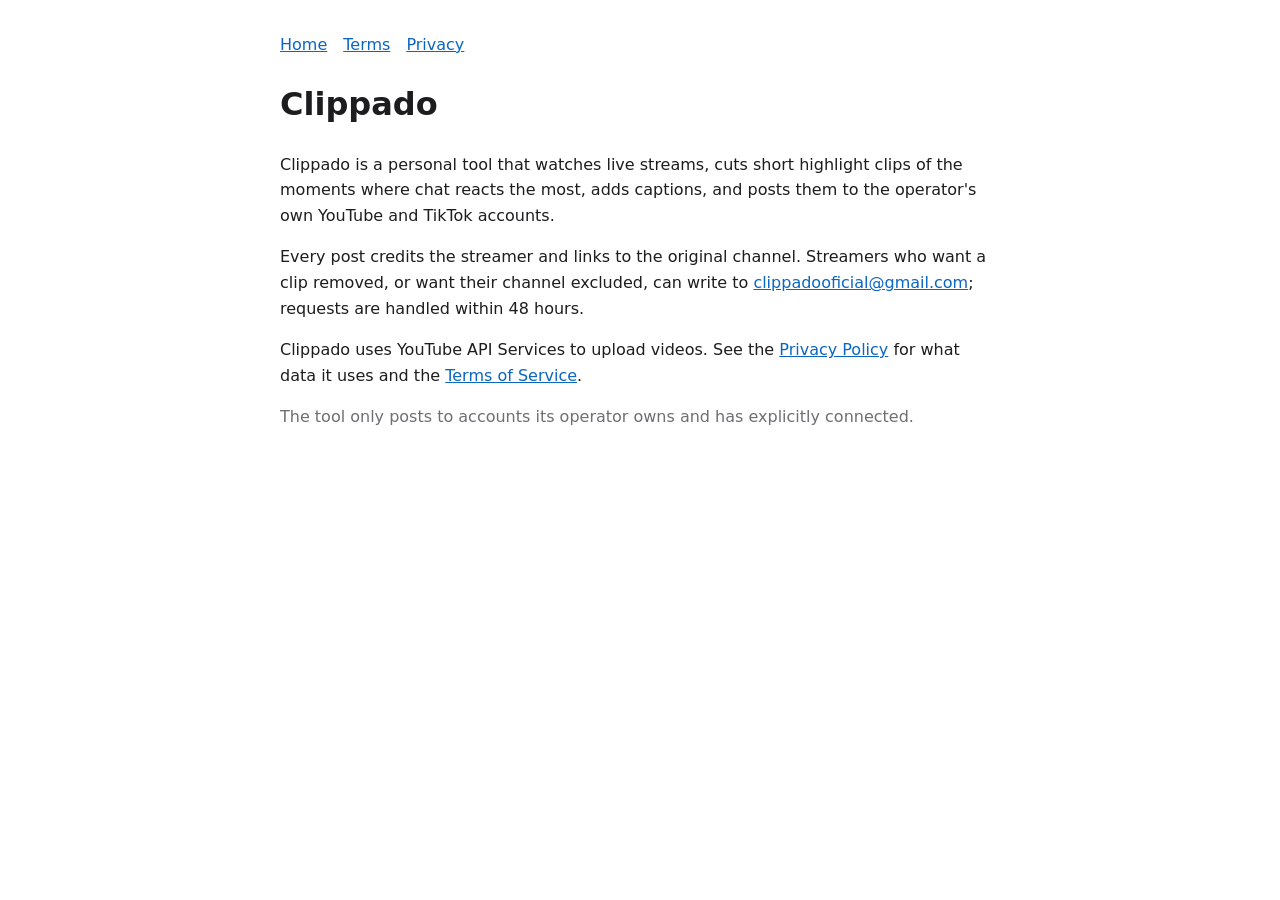
<file: index.html>
<!doctype html>
<html lang="en"><head><meta charset="utf-8"><meta name="viewport" content="width=device-width, initial-scale=1">
<title>Clippado</title><link rel="stylesheet" href="style.css"></head>
<body>
<nav><a href="index.html">Home</a><a href="terms.html">Terms</a><a href="privacy.html">Privacy</a></nav>
<h1>Clippado</h1>
<p>Clippado is a personal tool that watches live streams, cuts short highlight clips of the
moments where chat reacts the most, adds captions, and posts them to the operator's own
YouTube and TikTok accounts.</p>
<p>Every post credits the streamer and links to the original channel. Streamers who want a
clip removed, or want their channel excluded, can write to
<a href="mailto:clippadooficial@gmail.com">clippadooficial@gmail.com</a>; requests are handled within 48 hours.</p>
<p>Clippado uses YouTube API Services to upload videos. See the <a href="privacy.html">Privacy Policy</a>
for what data it uses and the <a href="terms.html">Terms of Service</a>.</p>
<p class="muted">The tool only posts to accounts its operator owns and has explicitly connected.</p>
</body></html>
</file>
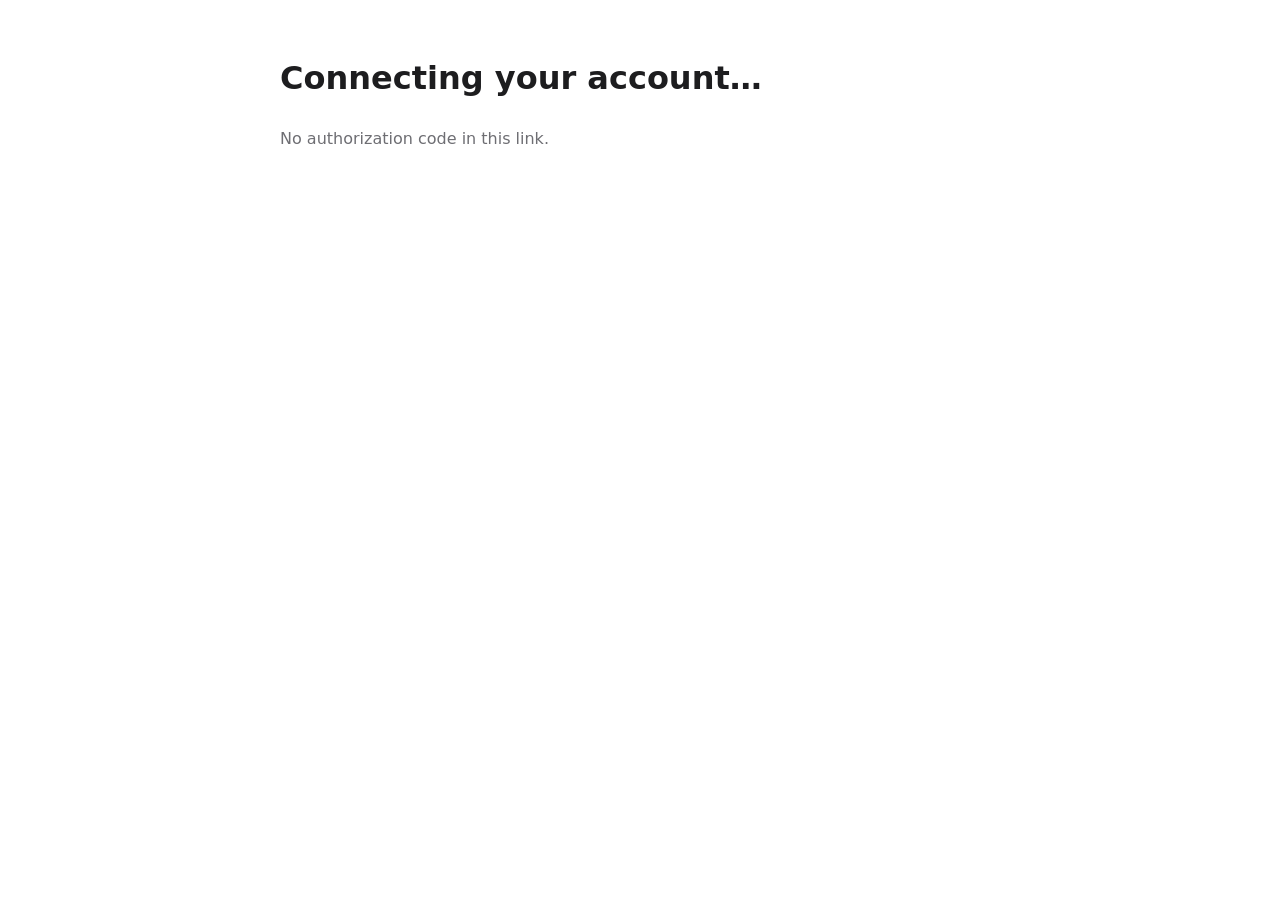
<file: callback.html>
<!doctype html>
<html lang="en"><head><meta charset="utf-8"><meta name="viewport" content="width=device-width, initial-scale=1">
<title>Connecting account</title><link rel="stylesheet" href="style.css"></head>
<body>
<h1>Connecting your account…</h1>
<p id="msg" class="muted">Sending the authorization back to Clippado on this computer.</p>
<script>
  // TikTok only redirects to https pages: forward the code to the local `clipwatcher auth` server.
  // Nothing is stored or sent anywhere else. Keep the port equal to [publish] oauth_port.
  var PORT = 8765;
  var q = window.location.search;
  if (q.indexOf("code=") !== -1 || q.indexOf("error=") !== -1) {
    window.location.replace("http://127.0.0.1:" + PORT + "/callback" + q);
  } else {
    document.getElementById("msg").textContent = "No authorization code in this link.";
  }
</script>
</body></html>
</file>
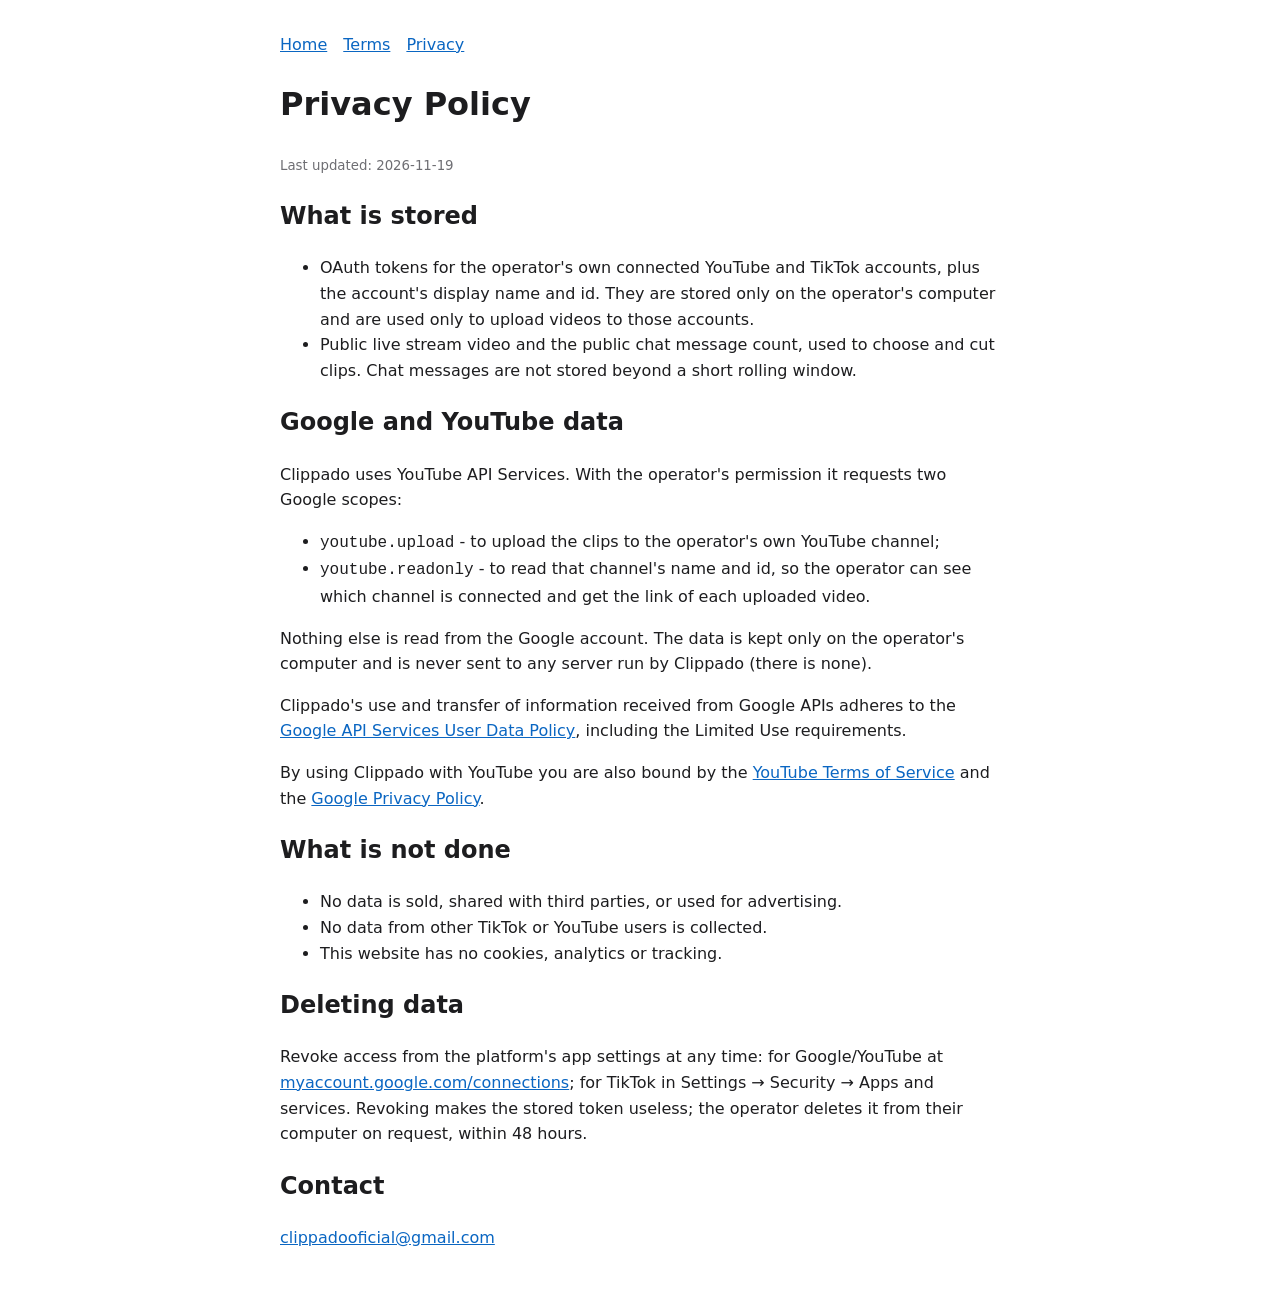
<file: privacy.html>
<!doctype html>
<html lang="en"><head><meta charset="utf-8"><meta name="viewport" content="width=device-width, initial-scale=1">
<title>Privacy Policy</title><link rel="stylesheet" href="style.css"></head>
<body>
<nav><a href="index.html">Home</a><a href="terms.html">Terms</a><a href="privacy.html">Privacy</a></nav>
<h1>Privacy Policy</h1>
<p><small>Last updated: 2026-11-19</small></p>
<h2>What is stored</h2>
<ul>
<li>OAuth tokens for the operator's own connected YouTube and TikTok accounts, plus the account's
display name and id. They are stored only on the operator's computer and are used only to upload
videos to those accounts.</li>
<li>Public live stream video and the public chat message count, used to choose and cut clips.
Chat messages are not stored beyond a short rolling window.</li>
</ul>
<h2>Google and YouTube data</h2>
<p>Clippado uses YouTube API Services. With the operator's permission it requests two Google
scopes:</p>
<ul>
<li><code>youtube.upload</code> - to upload the clips to the operator's own YouTube channel;</li>
<li><code>youtube.readonly</code> - to read that channel's name and id, so the operator can see which
channel is connected and get the link of each uploaded video.</li>
</ul>
<p>Nothing else is read from the Google account. The data is kept only on the operator's computer
and is never sent to any server run by Clippado (there is none).</p>
<p>Clippado's use and transfer of information received from Google APIs adheres to the
<a href="https://developers.google.com/terms/api-services-user-data-policy">Google API Services User
Data Policy</a>, including the Limited Use requirements.</p>
<p>By using Clippado with YouTube you are also bound by the
<a href="https://www.youtube.com/t/terms">YouTube Terms of Service</a> and the
<a href="https://policies.google.com/privacy">Google Privacy Policy</a>.</p>

<h2>What is not done</h2>
<ul>
<li>No data is sold, shared with third parties, or used for advertising.</li>
<li>No data from other TikTok or YouTube users is collected.</li>
<li>This website has no cookies, analytics or tracking.</li>
</ul>
<h2>Deleting data</h2>
<p>Revoke access from the platform's app settings at any time: for Google/YouTube at
<a href="https://myaccount.google.com/connections">myaccount.google.com/connections</a>; for TikTok in
Settings &rarr; Security &rarr; Apps and services. Revoking makes the stored token useless; the
operator deletes it from their computer on request, within 48 hours.</p>
<h2>Contact</h2>
<p><a href="mailto:clippadooficial@gmail.com">clippadooficial@gmail.com</a></p>
</body></html>
</file>
<file: style.css>
:root { --bg: #fff; --fg: #1d1d1f; --muted: #6e6e73; --accent: #0a66c2; }
@media (prefers-color-scheme: dark) { :root { --bg: #111; --fg: #f2f2f2; --muted: #a1a1a6; --accent: #6cb4ff; } }
body { background: var(--bg); color: var(--fg); font: 16px/1.6 system-ui, sans-serif; max-width: 720px; margin: 0 auto; padding: 32px 16px; }
a { color: var(--accent); } small, .muted { color: var(--muted); }
nav a { margin-right: 16px; }
</file>
